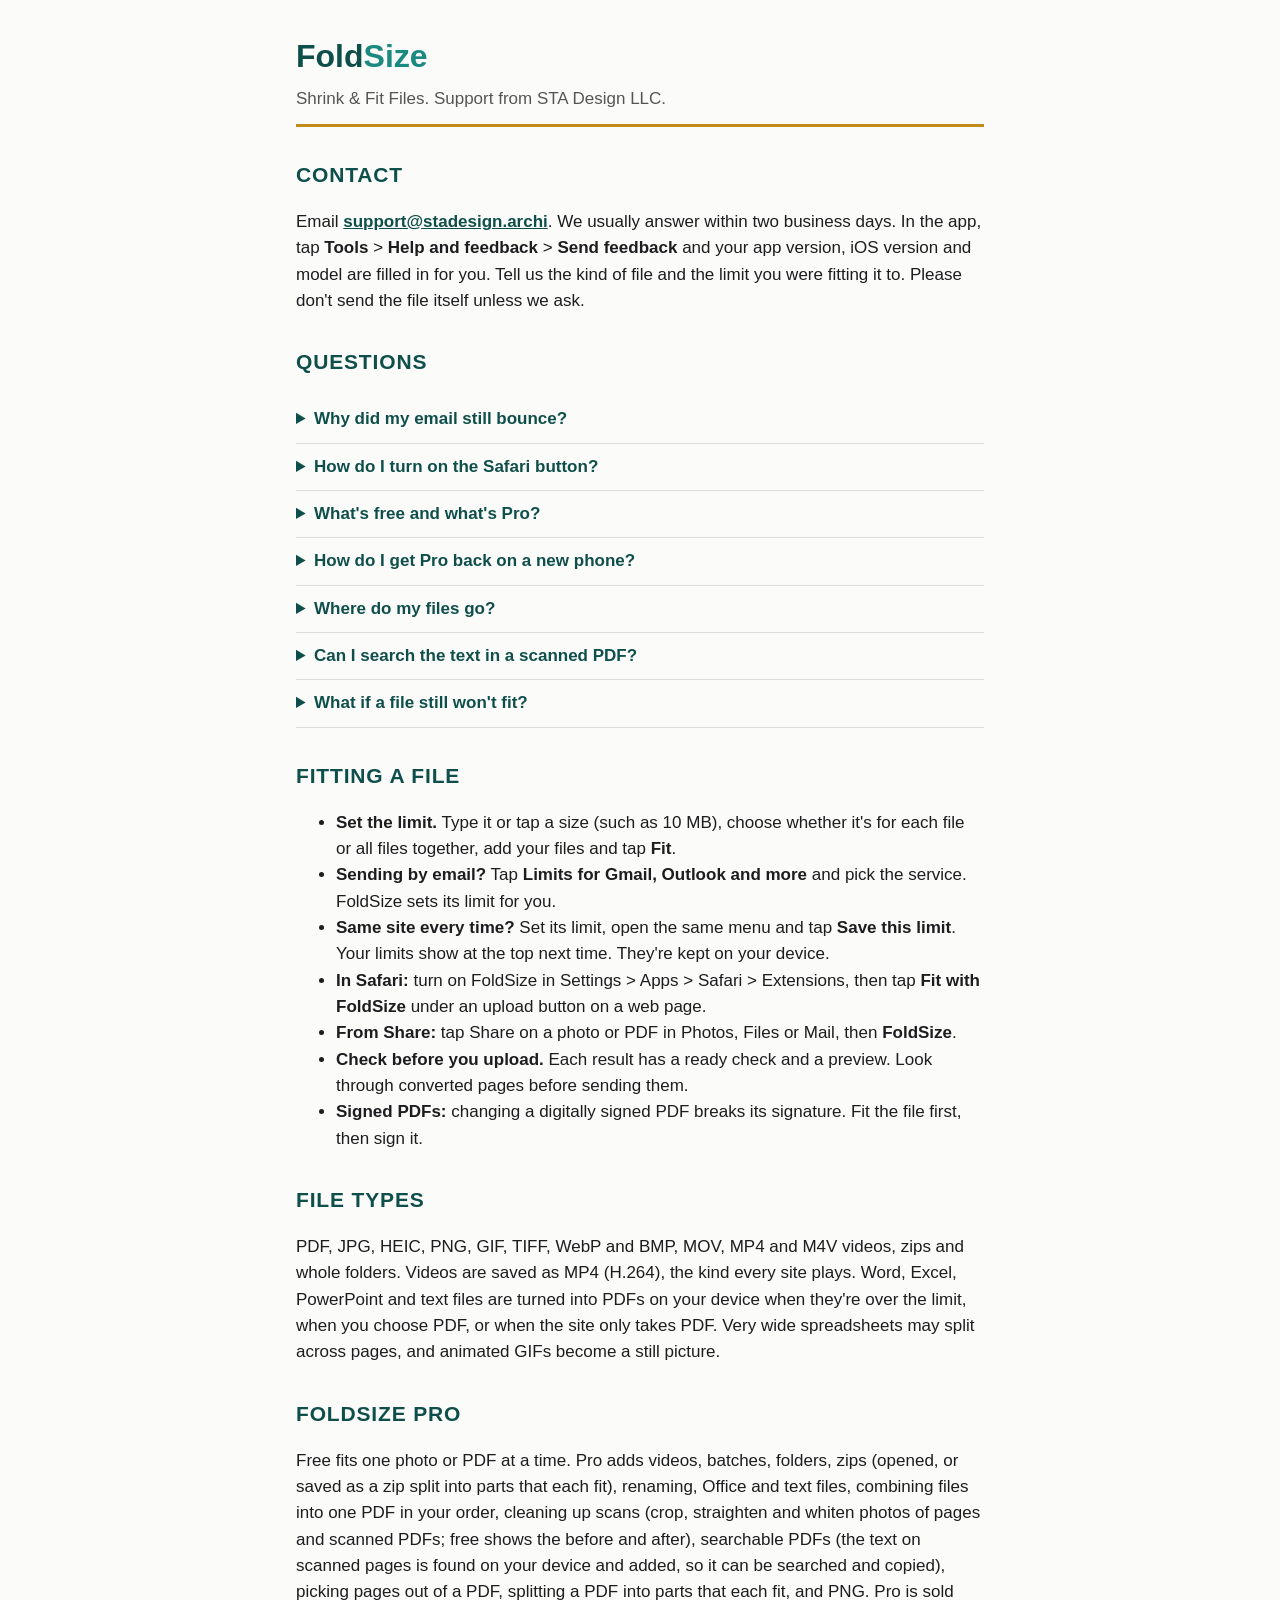
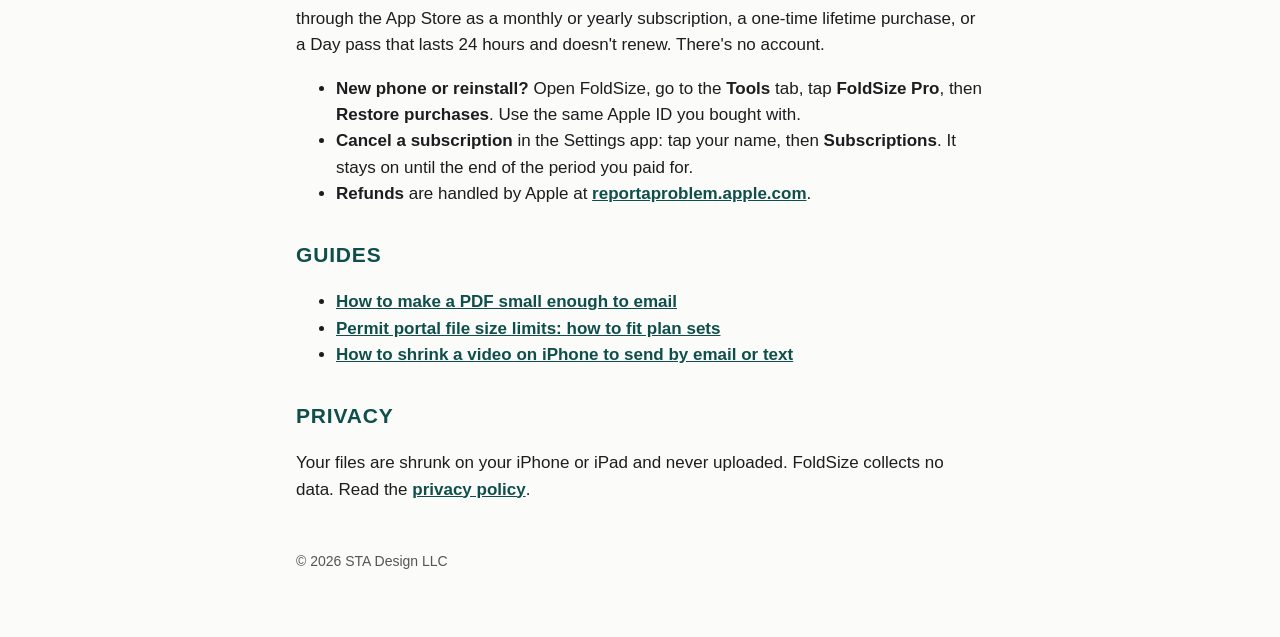
<file: index.html>
<!doctype html>
<html lang="en"><head><meta charset="utf-8"><meta name="viewport" content="width=device-width,initial-scale=1">
<title>FoldSize Support</title><link rel="stylesheet" href="style.css"></head>
<body><main>
<header><h1>Fold<span class="s">Size</span></h1><p class="sub">Shrink &amp; Fit Files. Support from STA Design LLC.</p></header>

<h2>Contact</h2>
<p>Email <a href="mailto:support@stadesign.archi">support@stadesign.archi</a>. We usually answer within two business days. In the app, tap <b>Tools</b> &gt; <b>Help and feedback</b> &gt; <b>Send feedback</b> and your app version, iOS version and model are filled in for you. Tell us the kind of file and the limit you were fitting it to. Please don't send the file itself unless we ask.</p>

<h2>Questions</h2>
<details><summary>Why did my email still bounce?</summary><p>Email makes an attachment about a third bigger when it sends it, so Gmail's 25 MB limit fits about 18 MB of files. On the Fit tab, tap <b>Limits for Gmail, Outlook and more</b> and pick your email. FoldSize sets the safe size for you.</p></details>
<details><summary>How do I turn on the Safari button?</summary><p>Open Settings &gt; Apps &gt; Safari &gt; Extensions, tap <b>FoldSize</b>, turn it on and allow it on the websites you upload to. Then tap <b>Fit with FoldSize</b> under an upload button on a web page.</p></details>
<details><summary>What's free and what's Pro?</summary><p>Free fits one photo or PDF at a time. Pro adds videos, batches, folders, zips, Office files, scan cleanup, searchable PDFs, combining and splitting. Each tool's page in the <b>Tools</b> tab shows what's included.</p></details>
<details><summary>How do I get Pro back on a new phone?</summary><p>Open <b>Tools</b> &gt; <b>Help and feedback</b> &gt; <b>How do I get Pro back?</b> and tap <b>Restore purchases</b>, or tap <b>FoldSize Pro</b> &gt; <b>Restore purchases</b>. Use the Apple ID you bought it with. There's no account to sign in to.</p></details>
<details><summary>Where do my files go?</summary><p>Files are fitted on your iPhone or iPad and never uploaded. You choose where the new files are saved, and FoldSize keeps no copies.</p></details>
<details><summary>Can I search the text in a scanned PDF?</summary><p>Yes. Use <b>Clean up scans</b> in the Tools tab. It finds the text on your device and adds it to the PDF, so you can search and copy it. Saving clean, searchable copies needs Pro.</p></details>
<details><summary>What if a file still won't fit?</summary><p>FoldSize stops before a file becomes unreadable. Try a higher limit if the site allows it, split a PDF into parts that each fit, or save a zip split into parts. Splitting needs Pro.</p></details>

<h2>Fitting a file</h2>
<ul>
<li><b>Set the limit.</b> Type it or tap a size (such as 10 MB), choose whether it's for each file or all files together, add your files and tap <b>Fit</b>.</li>
<li><b>Sending by email?</b> Tap <b>Limits for Gmail, Outlook and more</b> and pick the service. FoldSize sets its limit for you.</li>
<li><b>Same site every time?</b> Set its limit, open the same menu and tap <b>Save this limit</b>. Your limits show at the top next time. They're kept on your device.</li>
<li><b>In Safari:</b> turn on FoldSize in Settings &gt; Apps &gt; Safari &gt; Extensions, then tap <b>Fit with FoldSize</b> under an upload button on a web page.</li>
<li><b>From Share:</b> tap Share on a photo or PDF in Photos, Files or Mail, then <b>FoldSize</b>.</li>
<li><b>Check before you upload.</b> Each result has a ready check and a preview. Look through converted pages before sending them.</li>
<li><b>Signed PDFs:</b> changing a digitally signed PDF breaks its signature. Fit the file first, then sign it.</li>
</ul>

<h2>File types</h2>
<p>PDF, JPG, HEIC, PNG, GIF, TIFF, WebP and BMP, MOV, MP4 and M4V videos, zips and whole folders. Videos are saved as MP4 (H.264), the kind every site plays. Word, Excel, PowerPoint and text files are turned into PDFs on your device when they're over the limit, when you choose PDF, or when the site only takes PDF. Very wide spreadsheets may split across pages, and animated GIFs become a still picture.</p>

<h2>FoldSize Pro</h2>
<p>Free fits one photo or PDF at a time. Pro adds videos, batches, folders, zips (opened, or saved as a zip split into parts that each fit), renaming, Office and text files, combining files into one PDF in your order, cleaning up scans (crop, straighten and whiten photos of pages and scanned PDFs; free shows the before and after), searchable PDFs (the text on scanned pages is found on your device and added, so it can be searched and copied), picking pages out of a PDF, splitting a PDF into parts that each fit, and PNG. Pro is sold through the App Store as a monthly or yearly subscription, a one-time lifetime purchase, or a Day pass that lasts 24 hours and doesn't renew. There's no account.</p>
<ul>
<li><b>New phone or reinstall?</b> Open FoldSize, go to the <b>Tools</b> tab, tap <b>FoldSize Pro</b>, then <b>Restore purchases</b>. Use the same Apple ID you bought with.</li>
<li><b>Cancel a subscription</b> in the Settings app: tap your name, then <b>Subscriptions</b>. It stays on until the end of the period you paid for.</li>
<li><b>Refunds</b> are handled by Apple at <a href="https://reportaproblem.apple.com">reportaproblem.apple.com</a>.</li>
</ul>

<h2>Guides</h2>
<ul>
<li><a href="guides/pdf-too-big-for-email.html">How to make a PDF small enough to email</a></li>
<li><a href="guides/permit-portal-file-size-limits.html">Permit portal file size limits: how to fit plan sets</a></li>
<li><a href="guides/shrink-video-iphone-email.html">How to shrink a video on iPhone to send by email or text</a></li>
</ul>

<h2>Privacy</h2>
<p>Your files are shrunk on your iPhone or iPad and never uploaded. FoldSize collects no data. Read the <a href="privacy.html">privacy policy</a>.</p>

<footer>&copy; 2026 STA Design LLC</footer>
</main></body></html>
</file>
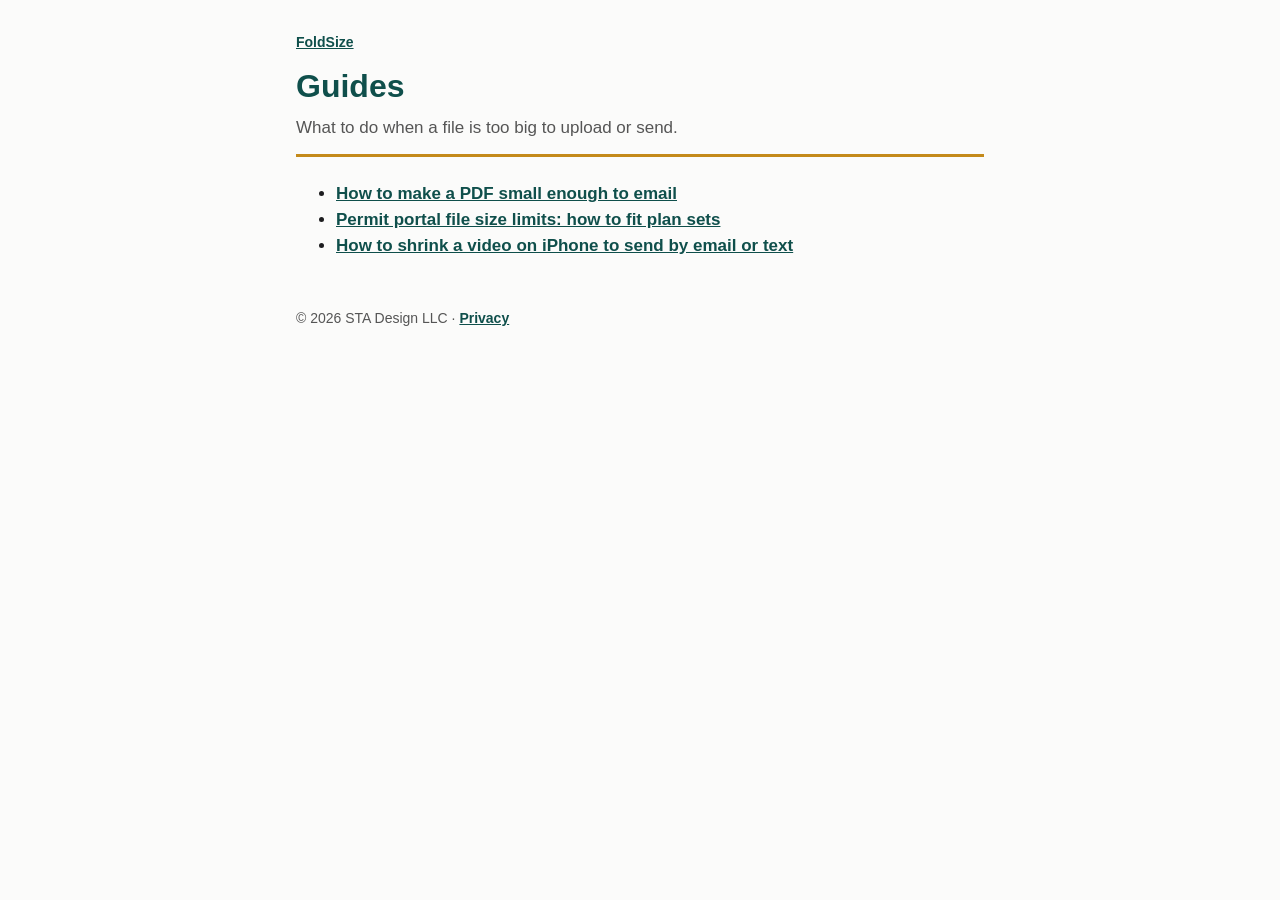
<file: guides/index.html>
<!doctype html>
<html lang="en"><head><meta charset="utf-8"><meta name="viewport" content="width=device-width,initial-scale=1">
<title>Guides: Make Files Fit Upload Limits | FoldSize</title>
<meta name="description" content="Short guides for when a file is too big: email attachments, permit portals, videos and more.">
<link rel="canonical" href="https://sthes26.github.io/foldsize/guides/">
<link rel="stylesheet" href="../style.css"></head>
<body><main>
<nav class="crumb"><a href="../">FoldSize</a></nav>
<header><h1>Guides</h1><p class="sub">What to do when a file is too big to upload or send.</p></header>
<ul>
<li><a href="pdf-too-big-for-email.html">How to make a PDF small enough to email</a></li>
<li><a href="permit-portal-file-size-limits.html">Permit portal file size limits: how to fit plan sets</a></li>
<li><a href="shrink-video-iphone-email.html">How to shrink a video on iPhone to send by email or text</a></li>
</ul>
<footer>&copy; 2026 STA Design LLC &middot; <a href="../privacy.html">Privacy</a></footer>
</main></body></html>
</file>
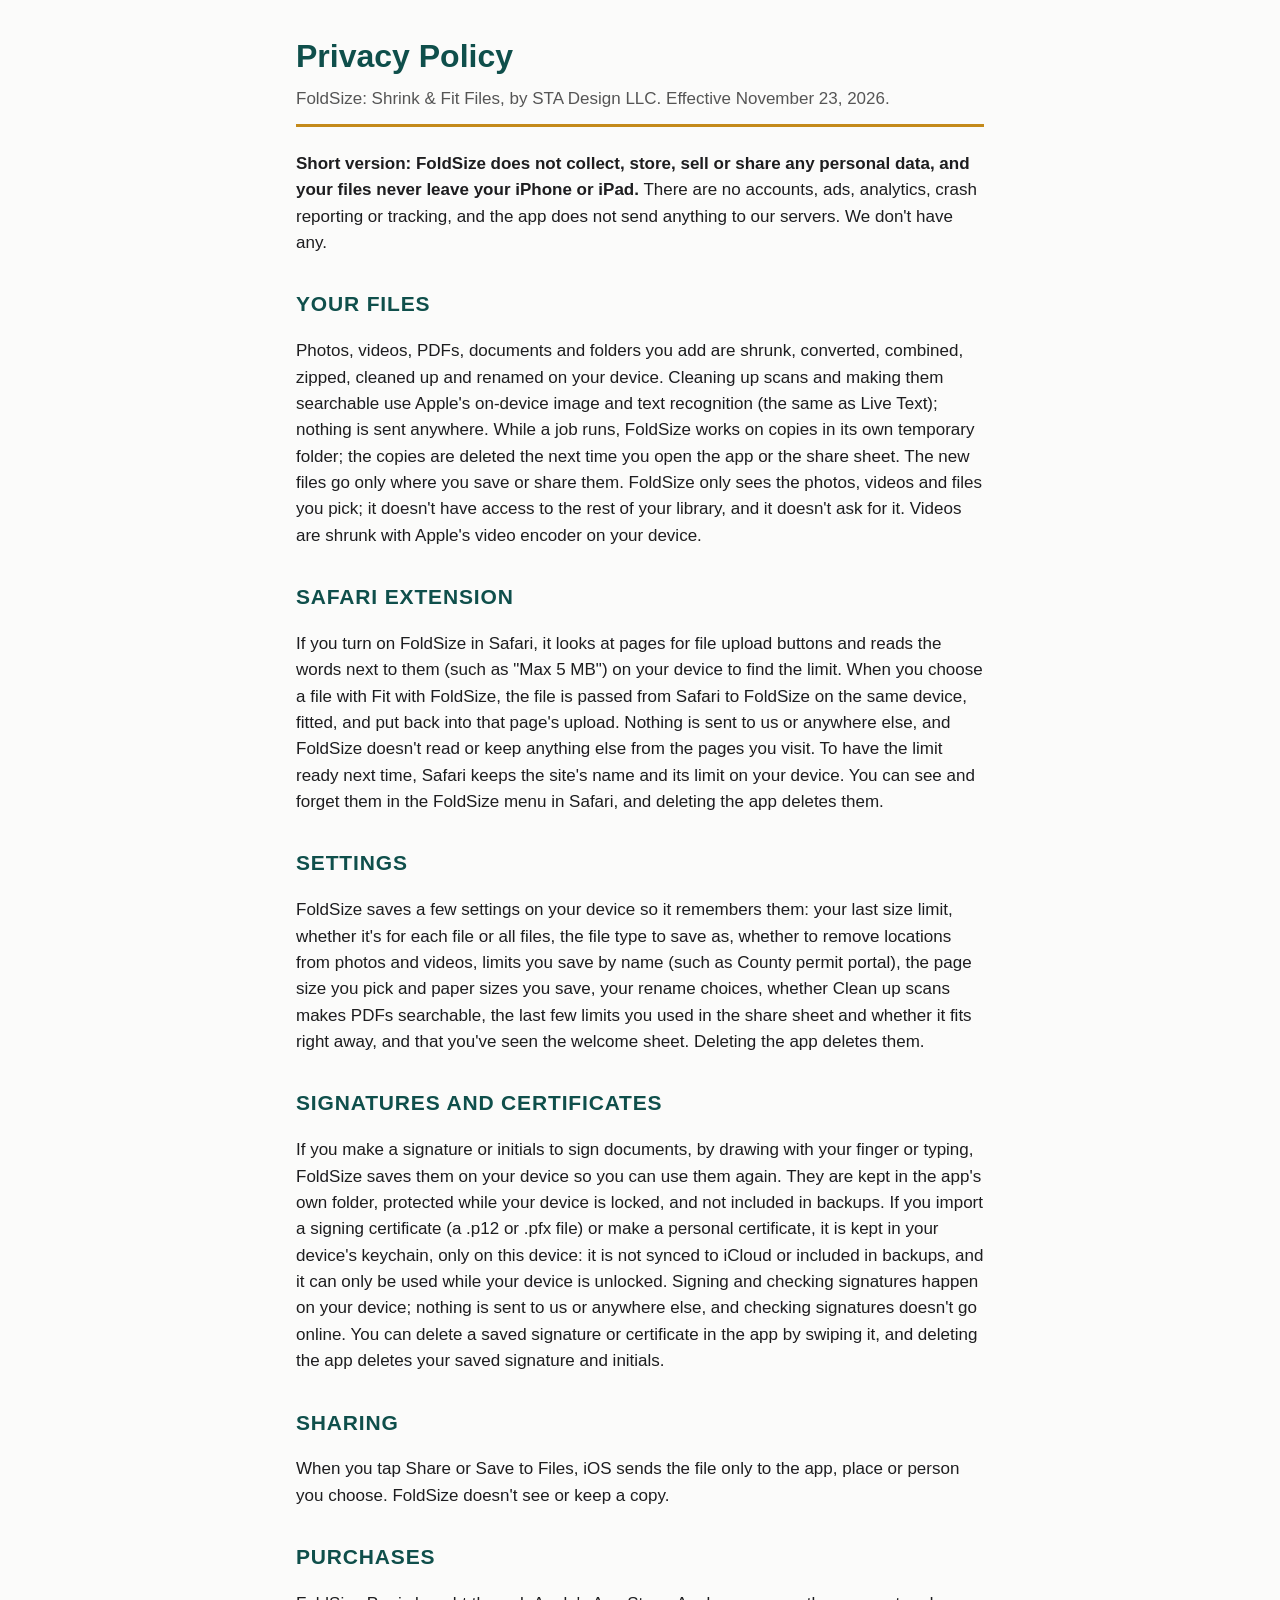
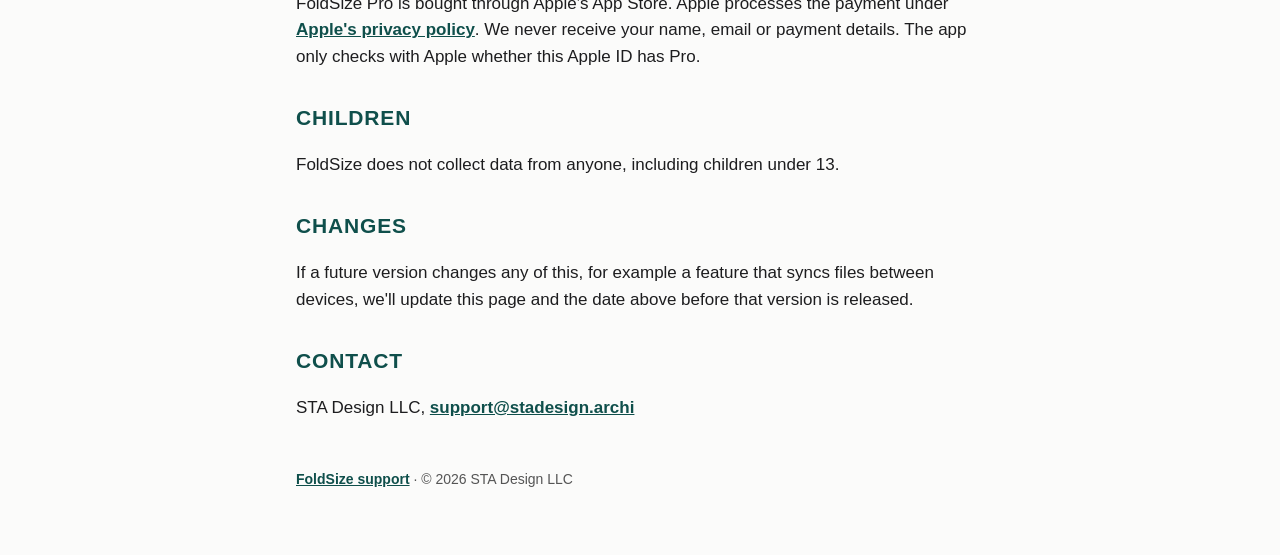
<file: privacy.html>
<!doctype html>
<html lang="en"><head><meta charset="utf-8"><meta name="viewport" content="width=device-width,initial-scale=1">
<title>FoldSize Privacy Policy</title><link rel="stylesheet" href="style.css"></head>
<body><main>
<header><h1>Privacy Policy</h1><p class="sub">FoldSize: Shrink &amp; Fit Files, by STA Design LLC. Effective November 23, 2026.</p></header>

<p><b>Short version: FoldSize does not collect, store, sell or share any personal data, and your files never leave your iPhone or iPad.</b> There are no accounts, ads, analytics, crash reporting or tracking, and the app does not send anything to our servers. We don't have any.</p>

<h2>Your files</h2>
<p>Photos, videos, PDFs, documents and folders you add are shrunk, converted, combined, zipped, cleaned up and renamed on your device. Cleaning up scans and making them searchable use Apple's on-device image and text recognition (the same as Live Text); nothing is sent anywhere. While a job runs, FoldSize works on copies in its own temporary folder; the copies are deleted the next time you open the app or the share sheet. The new files go only where you save or share them. FoldSize only sees the photos, videos and files you pick; it doesn't have access to the rest of your library, and it doesn't ask for it. Videos are shrunk with Apple's video encoder on your device.</p>

<h2>Safari extension</h2>
<p>If you turn on FoldSize in Safari, it looks at pages for file upload buttons and reads the words next to them (such as "Max 5 MB") on your device to find the limit. When you choose a file with Fit with FoldSize, the file is passed from Safari to FoldSize on the same device, fitted, and put back into that page's upload. Nothing is sent to us or anywhere else, and FoldSize doesn't read or keep anything else from the pages you visit. To have the limit ready next time, Safari keeps the site's name and its limit on your device. You can see and forget them in the FoldSize menu in Safari, and deleting the app deletes them.</p>

<h2>Settings</h2>
<p>FoldSize saves a few settings on your device so it remembers them: your last size limit, whether it's for each file or all files, the file type to save as, whether to remove locations from photos and videos, limits you save by name (such as County permit portal), the page size you pick and paper sizes you save, your rename choices, whether Clean up scans makes PDFs searchable, the last few limits you used in the share sheet and whether it fits right away, and that you've seen the welcome sheet. Deleting the app deletes them.</p>

<h2>Signatures and certificates</h2>
<p>If you make a signature or initials to sign documents, by drawing with your finger or typing, FoldSize saves them on your device so you can use them again. They are kept in the app's own folder, protected while your device is locked, and not included in backups. If you import a signing certificate (a .p12 or .pfx file) or make a personal certificate, it is kept in your device's keychain, only on this device: it is not synced to iCloud or included in backups, and it can only be used while your device is unlocked. Signing and checking signatures happen on your device; nothing is sent to us or anywhere else, and checking signatures doesn't go online. You can delete a saved signature or certificate in the app by swiping it, and deleting the app deletes your saved signature and initials.</p>

<h2>Sharing</h2>
<p>When you tap Share or Save to Files, iOS sends the file only to the app, place or person you choose. FoldSize doesn't see or keep a copy.</p>

<h2>Purchases</h2>
<p>FoldSize Pro is bought through Apple's App Store. Apple processes the payment under <a href="https://www.apple.com/legal/privacy/">Apple's privacy policy</a>. We never receive your name, email or payment details. The app only checks with Apple whether this Apple ID has Pro.</p>

<h2>Children</h2>
<p>FoldSize does not collect data from anyone, including children under 13.</p>

<h2>Changes</h2>
<p>If a future version changes any of this, for example a feature that syncs files between devices, we'll update this page and the date above before that version is released.</p>

<h2>Contact</h2>
<p>STA Design LLC, <a href="mailto:support@stadesign.archi">support@stadesign.archi</a></p>

<footer><a href="index.html">FoldSize support</a> &middot; &copy; 2026 STA Design LLC</footer>
</main></body></html>
</file>
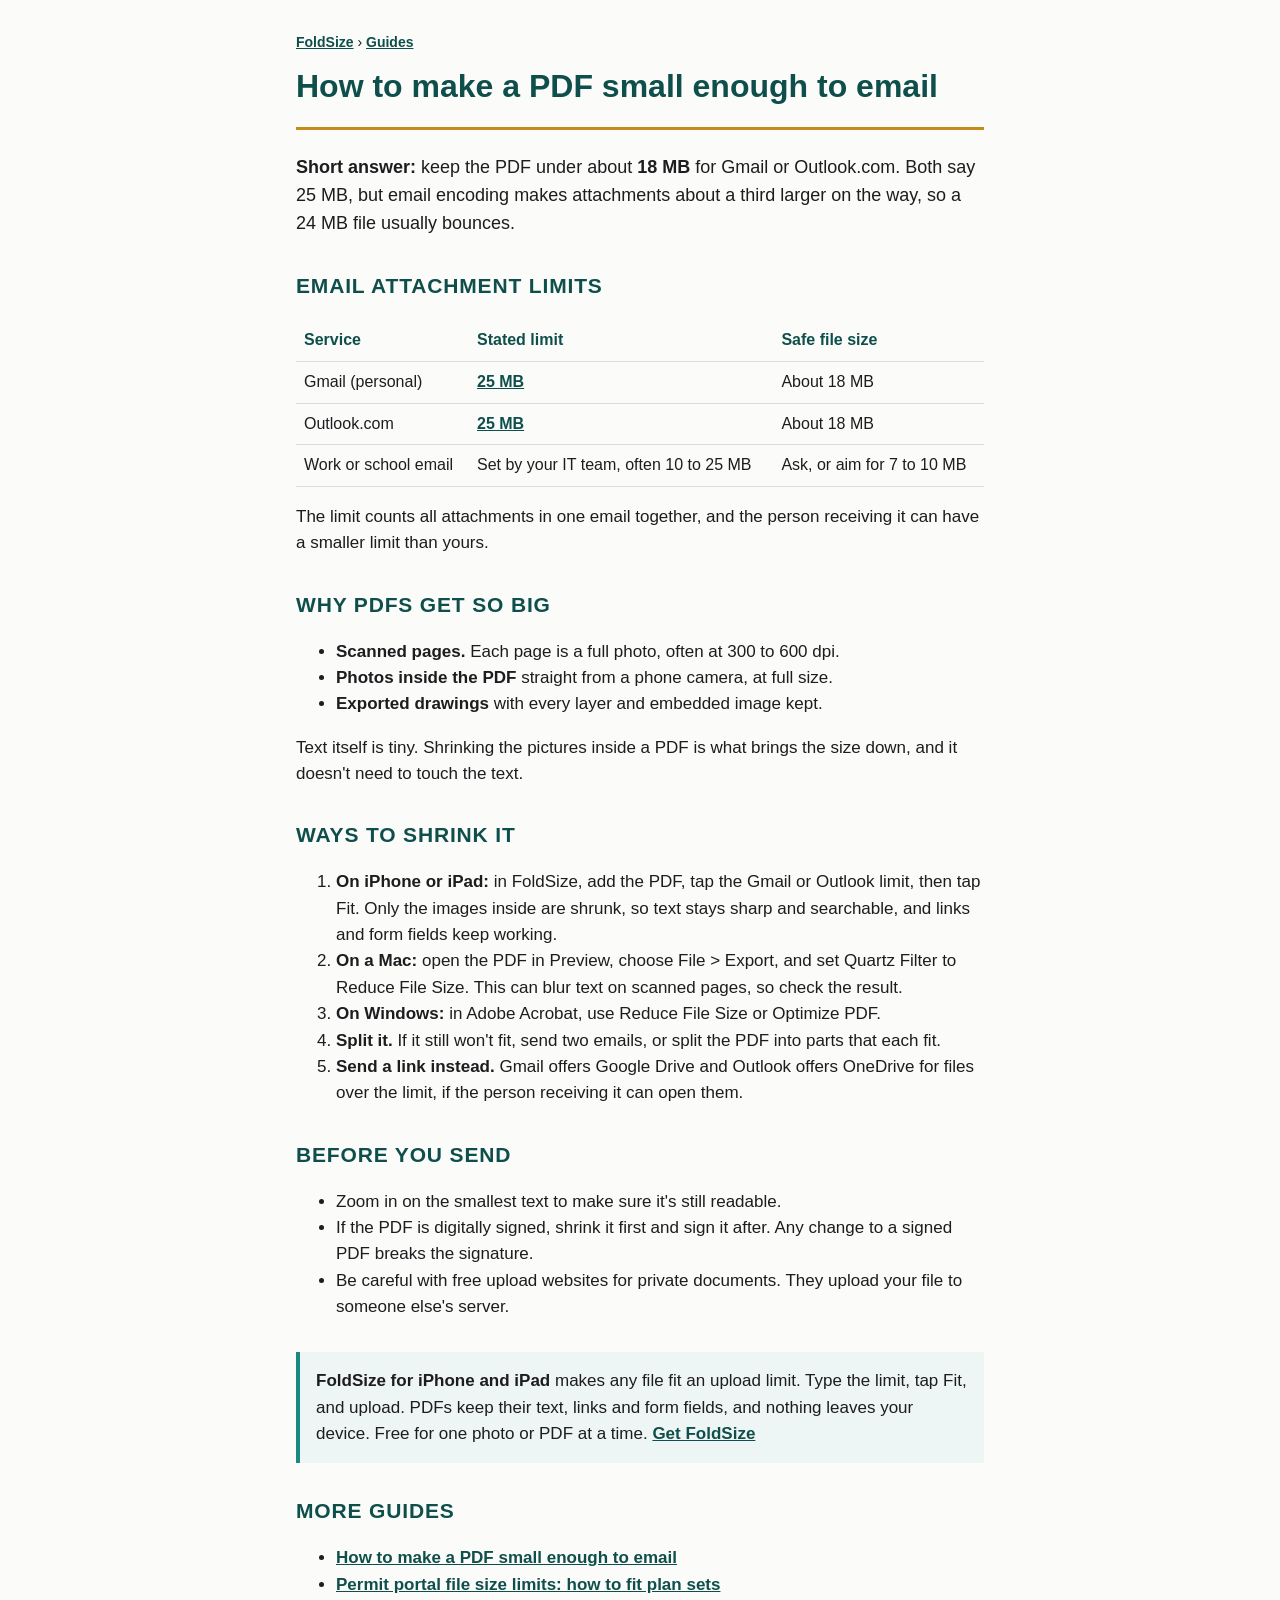
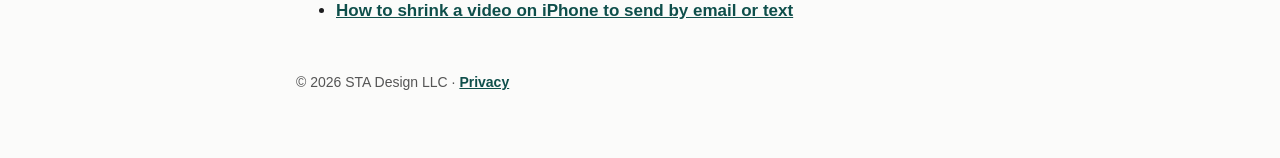
<file: guides/pdf-too-big-for-email.html>
<!doctype html>
<html lang="en"><head><meta charset="utf-8"><meta name="viewport" content="width=device-width,initial-scale=1">
<title>How to Make a PDF Small Enough to Email (Gmail, Outlook) | FoldSize</title>
<meta name="description" content="PDF too big to email? Gmail and Outlook.com allow 25 MB, but encoding means your PDF should be about 18 MB or less. Here is how to shrink it on iPhone, Mac or Windows.">
<link rel="canonical" href="https://sthes26.github.io/foldsize/guides/pdf-too-big-for-email.html">
<link rel="stylesheet" href="../style.css"></head>
<body><main>
<nav class="crumb"><a href="../">FoldSize</a> &rsaquo; <a href="./">Guides</a></nav>
<header><h1>How to make a PDF small enough to email</h1></header>
<p class="answer"><b>Short answer:</b> keep the PDF under about <b>18 MB</b> for Gmail or Outlook.com. Both say 25 MB, but email encoding makes attachments about a third larger on the way, so a 24 MB file usually bounces.</p>

<h2>Email attachment limits</h2>
<table>
<tr><th>Service</th><th>Stated limit</th><th>Safe file size</th></tr>
<tr><td>Gmail (personal)</td><td><a href="https://support.google.com/mail/answer/6584">25 MB</a></td><td>About 18 MB</td></tr>
<tr><td>Outlook.com</td><td><a href="https://support.microsoft.com/en-us/outlook/sending-limits-in-outlook-com">25 MB</a></td><td>About 18 MB</td></tr>
<tr><td>Work or school email</td><td>Set by your IT team, often 10 to 25 MB</td><td>Ask, or aim for 7 to 10 MB</td></tr>
</table>
<p>The limit counts all attachments in one email together, and the person receiving it can have a smaller limit than yours.</p>

<h2>Why PDFs get so big</h2>
<ul>
<li><b>Scanned pages.</b> Each page is a full photo, often at 300 to 600 dpi.</li>
<li><b>Photos inside the PDF</b> straight from a phone camera, at full size.</li>
<li><b>Exported drawings</b> with every layer and embedded image kept.</li>
</ul>
<p>Text itself is tiny. Shrinking the pictures inside a PDF is what brings the size down, and it doesn't need to touch the text.</p>

<h2>Ways to shrink it</h2>
<ol>
<li><b>On iPhone or iPad:</b> in FoldSize, add the PDF, tap the Gmail or Outlook limit, then tap Fit. Only the images inside are shrunk, so text stays sharp and searchable, and links and form fields keep working.</li>
<li><b>On a Mac:</b> open the PDF in Preview, choose File &gt; Export, and set Quartz Filter to Reduce File Size. This can blur text on scanned pages, so check the result.</li>
<li><b>On Windows:</b> in Adobe Acrobat, use Reduce File Size or Optimize PDF.</li>
<li><b>Split it.</b> If it still won't fit, send two emails, or split the PDF into parts that each fit.</li>
<li><b>Send a link instead.</b> Gmail offers Google Drive and Outlook offers OneDrive for files over the limit, if the person receiving it can open them.</li>
</ol>

<h2>Before you send</h2>
<ul>
<li>Zoom in on the smallest text to make sure it's still readable.</li>
<li>If the PDF is digitally signed, shrink it first and sign it after. Any change to a signed PDF breaks the signature.</li>
<li>Be careful with free upload websites for private documents. They upload your file to someone else's server.</li>
</ul>

<div class="cta"><p><b>FoldSize for iPhone and iPad</b> makes any file fit an upload limit. Type the limit, tap Fit, and upload. PDFs keep their text, links and form fields, and nothing leaves your device. Free for one photo or PDF at a time. <a href="../">Get FoldSize</a></p></div>

<h2>More guides</h2>
<ul>
<li><a href="pdf-too-big-for-email.html">How to make a PDF small enough to email</a></li>
<li><a href="permit-portal-file-size-limits.html">Permit portal file size limits: how to fit plan sets</a></li>
<li><a href="shrink-video-iphone-email.html">How to shrink a video on iPhone to send by email or text</a></li>
</ul>

<footer>&copy; 2026 STA Design LLC &middot; <a href="../privacy.html">Privacy</a></footer>
</main></body></html>
</file>
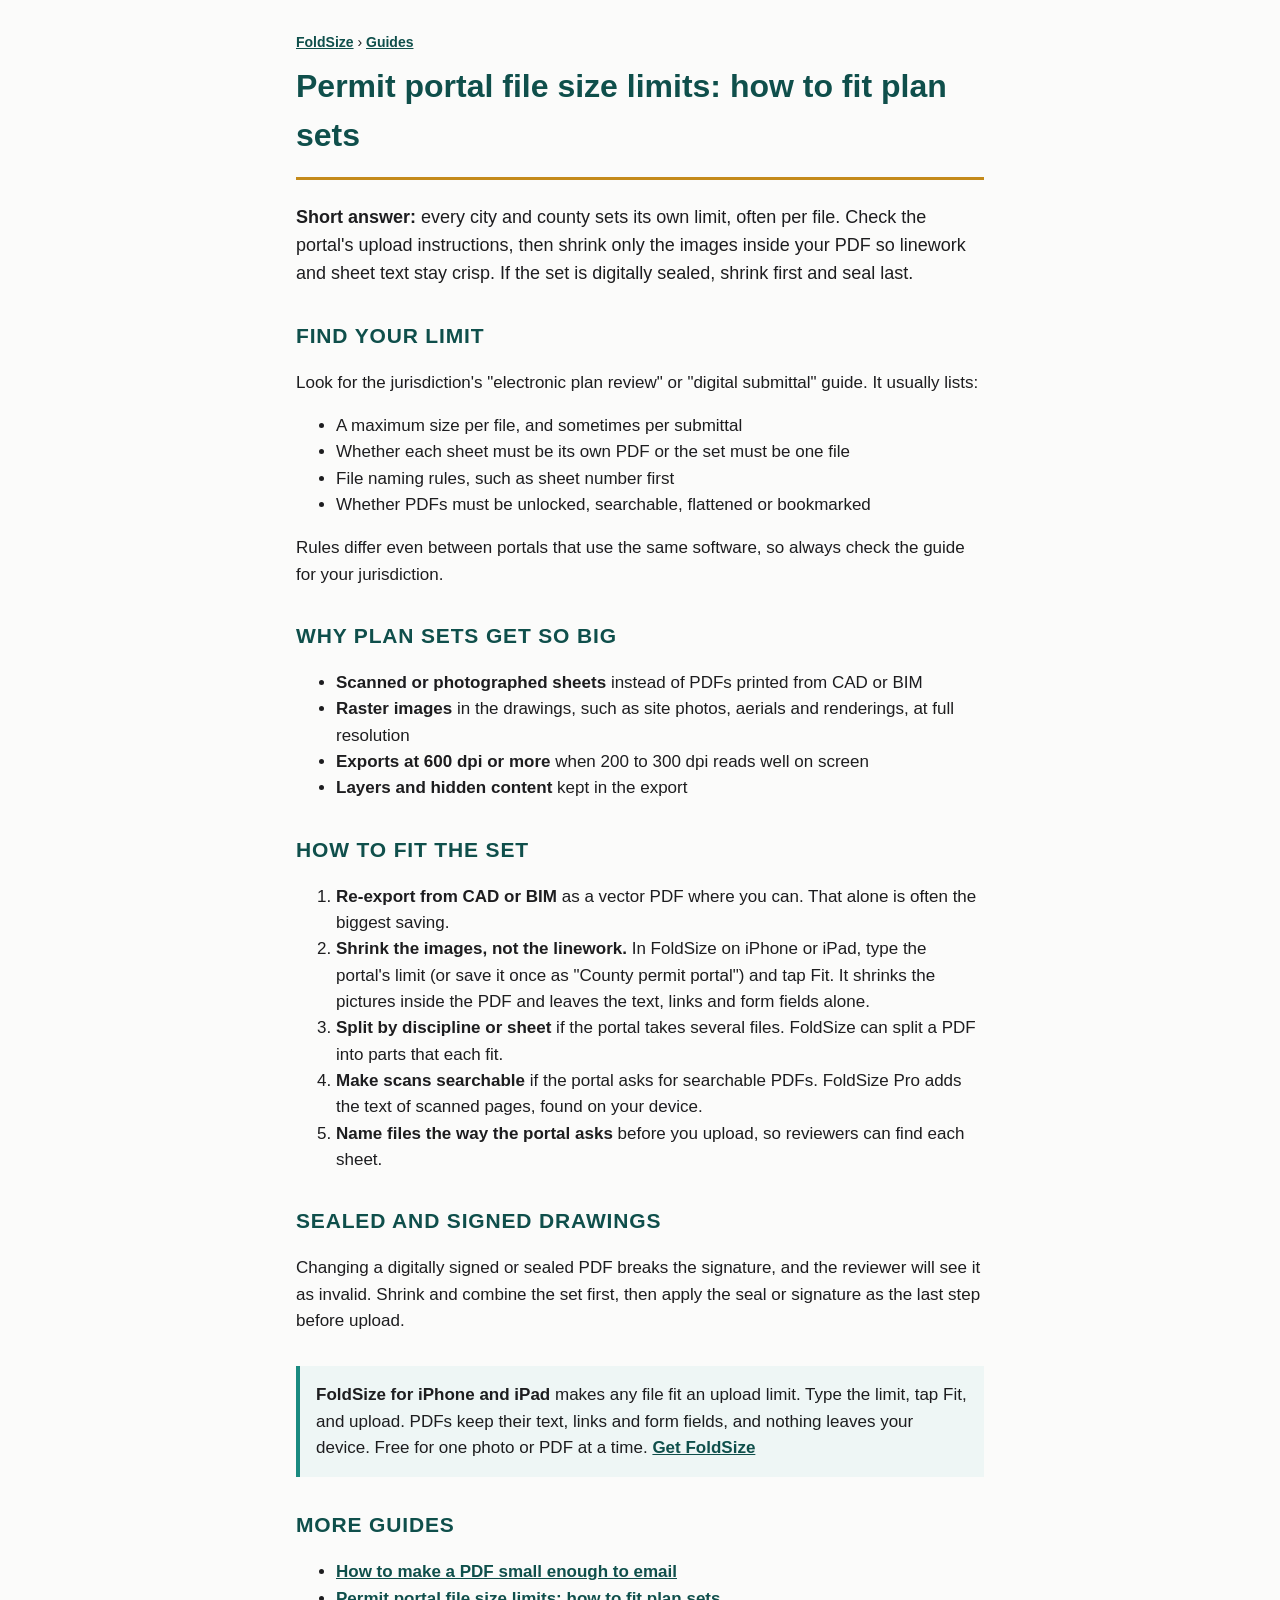
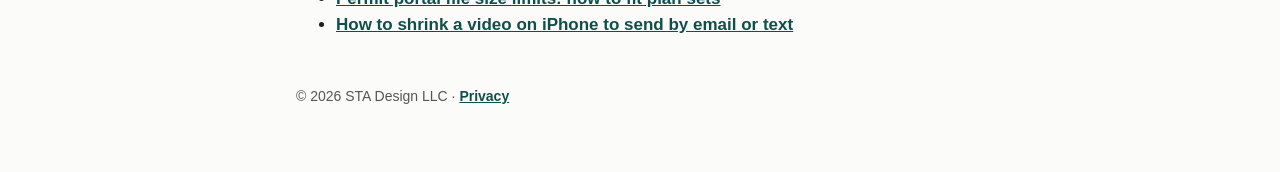
<file: guides/permit-portal-file-size-limits.html>
<!doctype html>
<html lang="en"><head><meta charset="utf-8"><meta name="viewport" content="width=device-width,initial-scale=1">
<title>Permit Portal File Size Limits: How to Fit Plan Sets | FoldSize</title>
<meta name="description" content="Permit portal rejecting your plan set as too big? Why construction drawings get large, what portals usually ask for, and how to shrink PDFs without losing sheet text or signatures.">
<link rel="canonical" href="https://sthes26.github.io/foldsize/guides/permit-portal-file-size-limits.html">
<link rel="stylesheet" href="../style.css"></head>
<body><main>
<nav class="crumb"><a href="../">FoldSize</a> &rsaquo; <a href="./">Guides</a></nav>
<header><h1>Permit portal file size limits: how to fit plan sets</h1></header>
<p class="answer"><b>Short answer:</b> every city and county sets its own limit, often per file. Check the portal's upload instructions, then shrink only the images inside your PDF so linework and sheet text stay crisp. If the set is digitally sealed, shrink first and seal last.</p>

<h2>Find your limit</h2>
<p>Look for the jurisdiction's "electronic plan review" or "digital submittal" guide. It usually lists:</p>
<ul>
<li>A maximum size per file, and sometimes per submittal</li>
<li>Whether each sheet must be its own PDF or the set must be one file</li>
<li>File naming rules, such as sheet number first</li>
<li>Whether PDFs must be unlocked, searchable, flattened or bookmarked</li>
</ul>
<p>Rules differ even between portals that use the same software, so always check the guide for your jurisdiction.</p>

<h2>Why plan sets get so big</h2>
<ul>
<li><b>Scanned or photographed sheets</b> instead of PDFs printed from CAD or BIM</li>
<li><b>Raster images</b> in the drawings, such as site photos, aerials and renderings, at full resolution</li>
<li><b>Exports at 600 dpi or more</b> when 200 to 300 dpi reads well on screen</li>
<li><b>Layers and hidden content</b> kept in the export</li>
</ul>

<h2>How to fit the set</h2>
<ol>
<li><b>Re-export from CAD or BIM</b> as a vector PDF where you can. That alone is often the biggest saving.</li>
<li><b>Shrink the images, not the linework.</b> In FoldSize on iPhone or iPad, type the portal's limit (or save it once as "County permit portal") and tap Fit. It shrinks the pictures inside the PDF and leaves the text, links and form fields alone.</li>
<li><b>Split by discipline or sheet</b> if the portal takes several files. FoldSize can split a PDF into parts that each fit.</li>
<li><b>Make scans searchable</b> if the portal asks for searchable PDFs. FoldSize Pro adds the text of scanned pages, found on your device.</li>
<li><b>Name files the way the portal asks</b> before you upload, so reviewers can find each sheet.</li>
</ol>

<h2>Sealed and signed drawings</h2>
<p>Changing a digitally signed or sealed PDF breaks the signature, and the reviewer will see it as invalid. Shrink and combine the set first, then apply the seal or signature as the last step before upload.</p>

<div class="cta"><p><b>FoldSize for iPhone and iPad</b> makes any file fit an upload limit. Type the limit, tap Fit, and upload. PDFs keep their text, links and form fields, and nothing leaves your device. Free for one photo or PDF at a time. <a href="../">Get FoldSize</a></p></div>

<h2>More guides</h2>
<ul>
<li><a href="pdf-too-big-for-email.html">How to make a PDF small enough to email</a></li>
<li><a href="permit-portal-file-size-limits.html">Permit portal file size limits: how to fit plan sets</a></li>
<li><a href="shrink-video-iphone-email.html">How to shrink a video on iPhone to send by email or text</a></li>
</ul>

<footer>&copy; 2026 STA Design LLC &middot; <a href="../privacy.html">Privacy</a></footer>
</main></body></html>
</file>
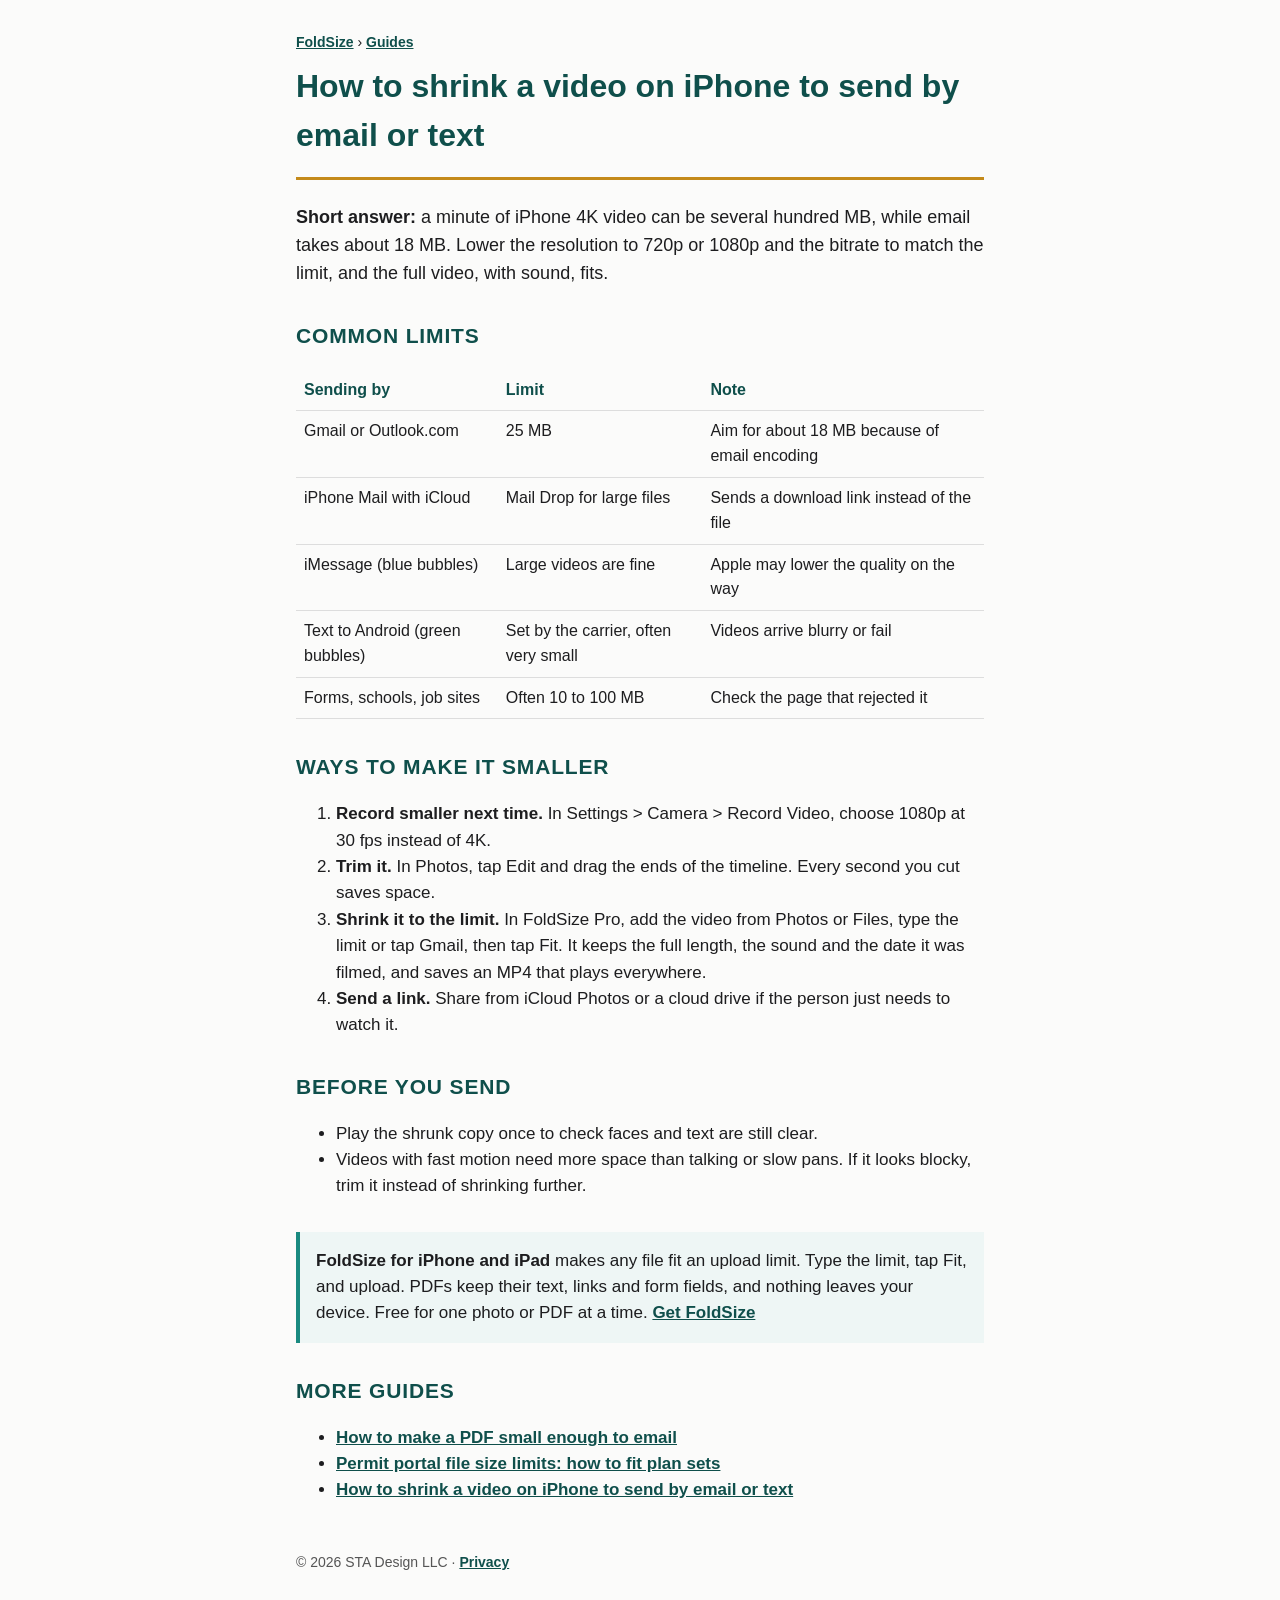
<file: guides/shrink-video-iphone-email.html>
<!doctype html>
<html lang="en"><head><meta charset="utf-8"><meta name="viewport" content="width=device-width,initial-scale=1">
<title>How to Shrink a Video on iPhone to Send by Email or Text | FoldSize</title>
<meta name="description" content="Video too big to email or text from iPhone? The limits for Gmail, Outlook, Mail Drop and text messages, and how to make the video smaller without cutting it.">
<link rel="canonical" href="https://sthes26.github.io/foldsize/guides/shrink-video-iphone-email.html">
<link rel="stylesheet" href="../style.css"></head>
<body><main>
<nav class="crumb"><a href="../">FoldSize</a> &rsaquo; <a href="./">Guides</a></nav>
<header><h1>How to shrink a video on iPhone to send by email or text</h1></header>
<p class="answer"><b>Short answer:</b> a minute of iPhone 4K video can be several hundred MB, while email takes about 18 MB. Lower the resolution to 720p or 1080p and the bitrate to match the limit, and the full video, with sound, fits.</p>

<h2>Common limits</h2>
<table>
<tr><th>Sending by</th><th>Limit</th><th>Note</th></tr>
<tr><td>Gmail or Outlook.com</td><td>25 MB</td><td>Aim for about 18 MB because of email encoding</td></tr>
<tr><td>iPhone Mail with iCloud</td><td>Mail Drop for large files</td><td>Sends a download link instead of the file</td></tr>
<tr><td>iMessage (blue bubbles)</td><td>Large videos are fine</td><td>Apple may lower the quality on the way</td></tr>
<tr><td>Text to Android (green bubbles)</td><td>Set by the carrier, often very small</td><td>Videos arrive blurry or fail</td></tr>
<tr><td>Forms, schools, job sites</td><td>Often 10 to 100 MB</td><td>Check the page that rejected it</td></tr>
</table>

<h2>Ways to make it smaller</h2>
<ol>
<li><b>Record smaller next time.</b> In Settings &gt; Camera &gt; Record Video, choose 1080p at 30 fps instead of 4K.</li>
<li><b>Trim it.</b> In Photos, tap Edit and drag the ends of the timeline. Every second you cut saves space.</li>
<li><b>Shrink it to the limit.</b> In FoldSize Pro, add the video from Photos or Files, type the limit or tap Gmail, then tap Fit. It keeps the full length, the sound and the date it was filmed, and saves an MP4 that plays everywhere.</li>
<li><b>Send a link.</b> Share from iCloud Photos or a cloud drive if the person just needs to watch it.</li>
</ol>

<h2>Before you send</h2>
<ul>
<li>Play the shrunk copy once to check faces and text are still clear.</li>
<li>Videos with fast motion need more space than talking or slow pans. If it looks blocky, trim it instead of shrinking further.</li>
</ul>

<div class="cta"><p><b>FoldSize for iPhone and iPad</b> makes any file fit an upload limit. Type the limit, tap Fit, and upload. PDFs keep their text, links and form fields, and nothing leaves your device. Free for one photo or PDF at a time. <a href="../">Get FoldSize</a></p></div>

<h2>More guides</h2>
<ul>
<li><a href="pdf-too-big-for-email.html">How to make a PDF small enough to email</a></li>
<li><a href="permit-portal-file-size-limits.html">Permit portal file size limits: how to fit plan sets</a></li>
<li><a href="shrink-video-iphone-email.html">How to shrink a video on iPhone to send by email or text</a></li>
</ul>

<footer>&copy; 2026 STA Design LLC &middot; <a href="../privacy.html">Privacy</a></footer>
</main></body></html>
</file>
<file: style.css>
:root{--deep:#0F4F4B;--teal:#1A8A80;--gold:#C48A1A;--ink:#1d1d1f;--muted:#555;--bg:#fbfbfa}
*{box-sizing:border-box}body{margin:0;background:var(--bg);color:var(--ink);font:17px/1.55 -apple-system,BlinkMacSystemFont,"Segoe UI",Roboto,sans-serif}
main{max-width:720px;margin:0 auto;padding:32px 16px 64px}
header{border-bottom:3px solid var(--gold);margin-bottom:24px;padding-bottom:12px}
h1{color:var(--deep);margin:0 0 4px;font-size:32px}h1 .s{color:var(--teal)}
h2{color:var(--deep);margin-top:32px;font-size:21px;text-transform:uppercase;letter-spacing:.04em}
.sub{color:var(--muted);margin:0}a{color:var(--deep);font-weight:600}
footer{margin-top:48px;color:var(--muted);font-size:14px}
table{border-collapse:collapse;width:100%;margin:16px 0;font-size:16px}th,td{text-align:left;padding:8px;border-bottom:1px solid #ddd;vertical-align:top}th{color:var(--deep)}
.cta{margin:32px 0;padding:16px;border-left:4px solid var(--teal);background:#eef6f5}.cta p{margin:0}
.answer{font-size:18px}nav.crumb{font-size:14px;margin-bottom:8px}
details{border-bottom:1px solid #ddd;padding:10px 0}summary{cursor:pointer;font-weight:600;color:var(--deep)}details p{margin:8px 0 0}
</file>
